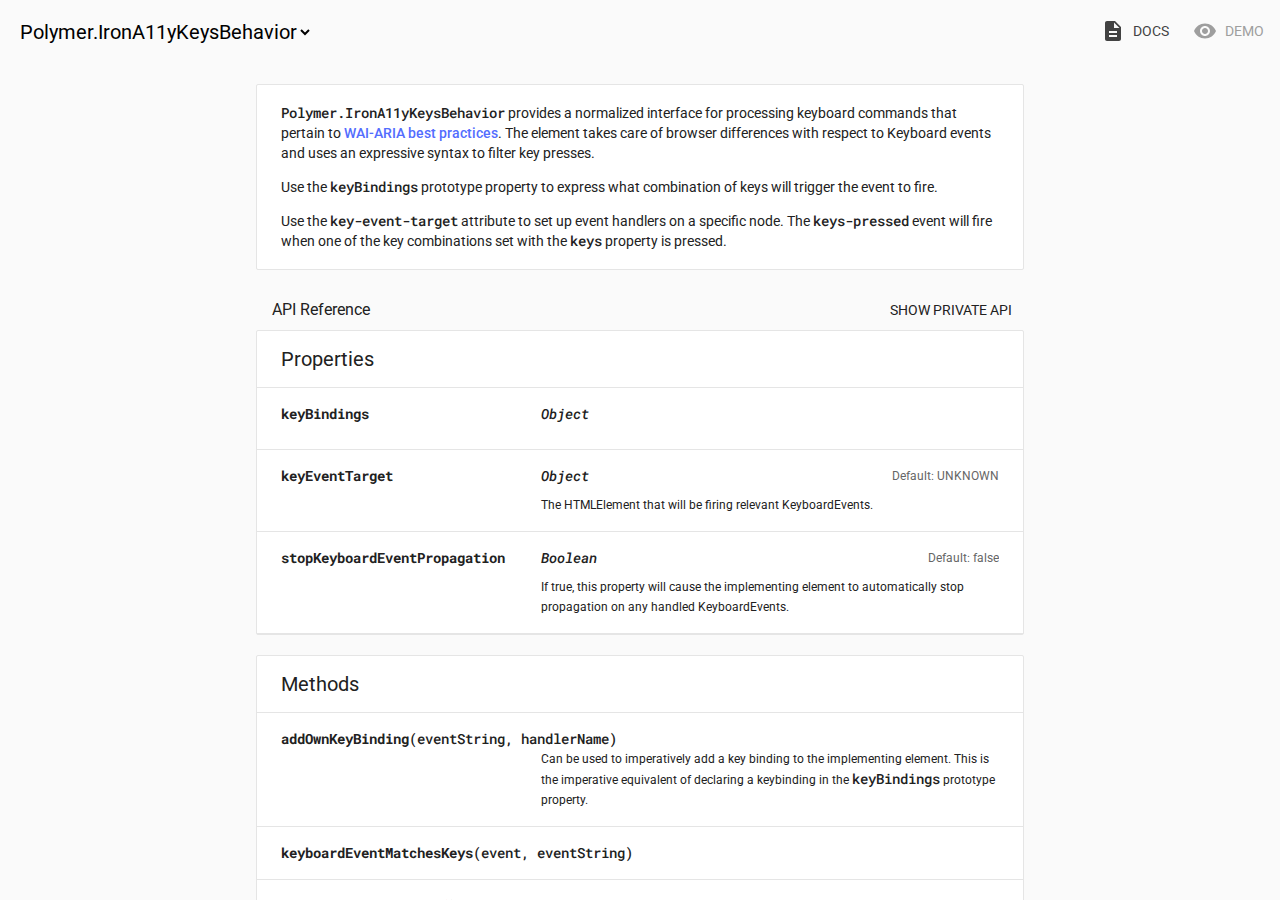
<file: components/iron-a11y-keys-behavior/index.html>
<!doctype html>
<!--
@license
Copyright (c) 2015 The Polymer Project Authors. All rights reserved.
This code may only be used under the BSD style license found at http://polymer.github.io/LICENSE
The complete set of authors may be found at http://polymer.github.io/AUTHORS
The complete set of contributors may be found at http://polymer.github.io/CONTRIBUTORS
Code distributed by Google as part of the polymer project is also
subject to an additional IP rights grant found at http://polymer.github.io/PATENTS
-->
<html>
<head>

  <title>iron-a11y-keys-behavior</title>
  <script src="../webcomponentsjs/webcomponents-lite.js"></script>
  <link rel="import" href="../iron-component-page/iron-component-page.html">

</head>
<body>

  <iron-component-page></iron-component-page>

</body>
</html>
</file>
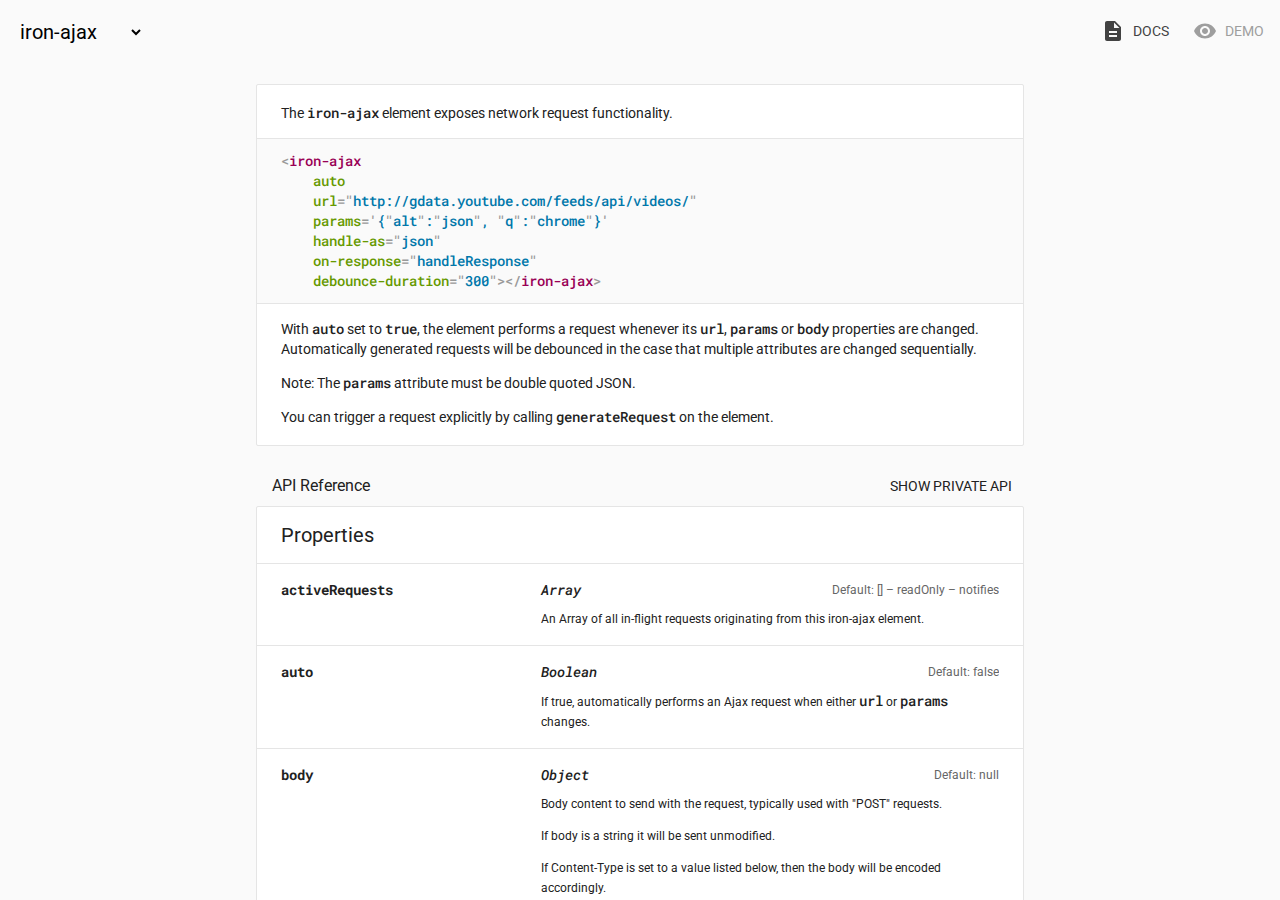
<file: components/iron-ajax/index.html>
<!doctype html>
<!--
Copyright (c) 2015 The Polymer Project Authors. All rights reserved.
This code may only be used under the BSD style license found at http://polymer.github.io/LICENSE
The complete set of authors may be found at http://polymer.github.io/AUTHORS
The complete set of contributors may be found at http://polymer.github.io/CONTRIBUTORS
Code distributed by Google as part of the polymer project is also
subject to an additional IP rights grant found at http://polymer.github.io/PATENTS
-->
<html>
<head>

  <title>iron-ajax</title>
  <meta charset="utf-8">
  <meta name="viewport" content="width=device-width, initial-scale=1.0">

  <script src="../webcomponentsjs/webcomponents-lite.js"></script>
  <link rel="import" href="../iron-component-page/iron-component-page.html">

</head>
<body>

  <iron-component-page></iron-component-page>

</body>
</html>
</file>
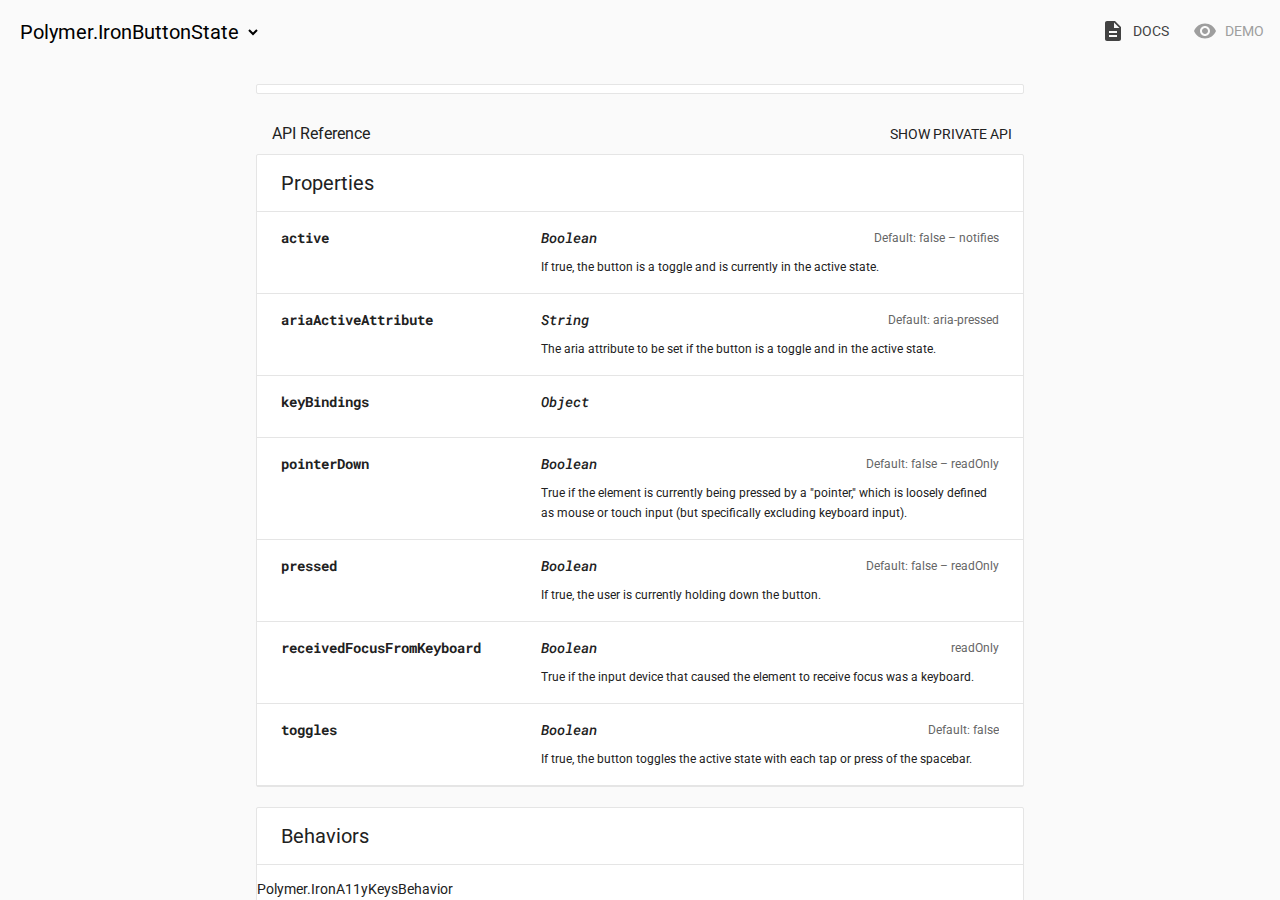
<file: components/iron-behaviors/index.html>
<!doctype html>
<!--
@license
Copyright (c) 2015 The Polymer Project Authors. All rights reserved.
This code may only be used under the BSD style license found at http://polymer.github.io/LICENSE.txt
The complete set of authors may be found at http://polymer.github.io/AUTHORS.txt
The complete set of contributors may be found at http://polymer.github.io/CONTRIBUTORS.txt
Code distributed by Google as part of the polymer project is also
subject to an additional IP rights grant found at http://polymer.github.io/PATENTS.txt
-->
<html>
<head>

  <title>Iron Behaviors</title>
  <meta charset="utf-8">
  <meta name="viewport" content="width=device-width, initial-scale=1.0">

  <script src="../webcomponentsjs/webcomponents-lite.js"></script>
  <link rel="import" href="../iron-component-page/iron-component-page.html">

</head>
<body>

  <iron-component-page src="iron-button-state.html"></iron-component-page>

</body>
</html>
</file>
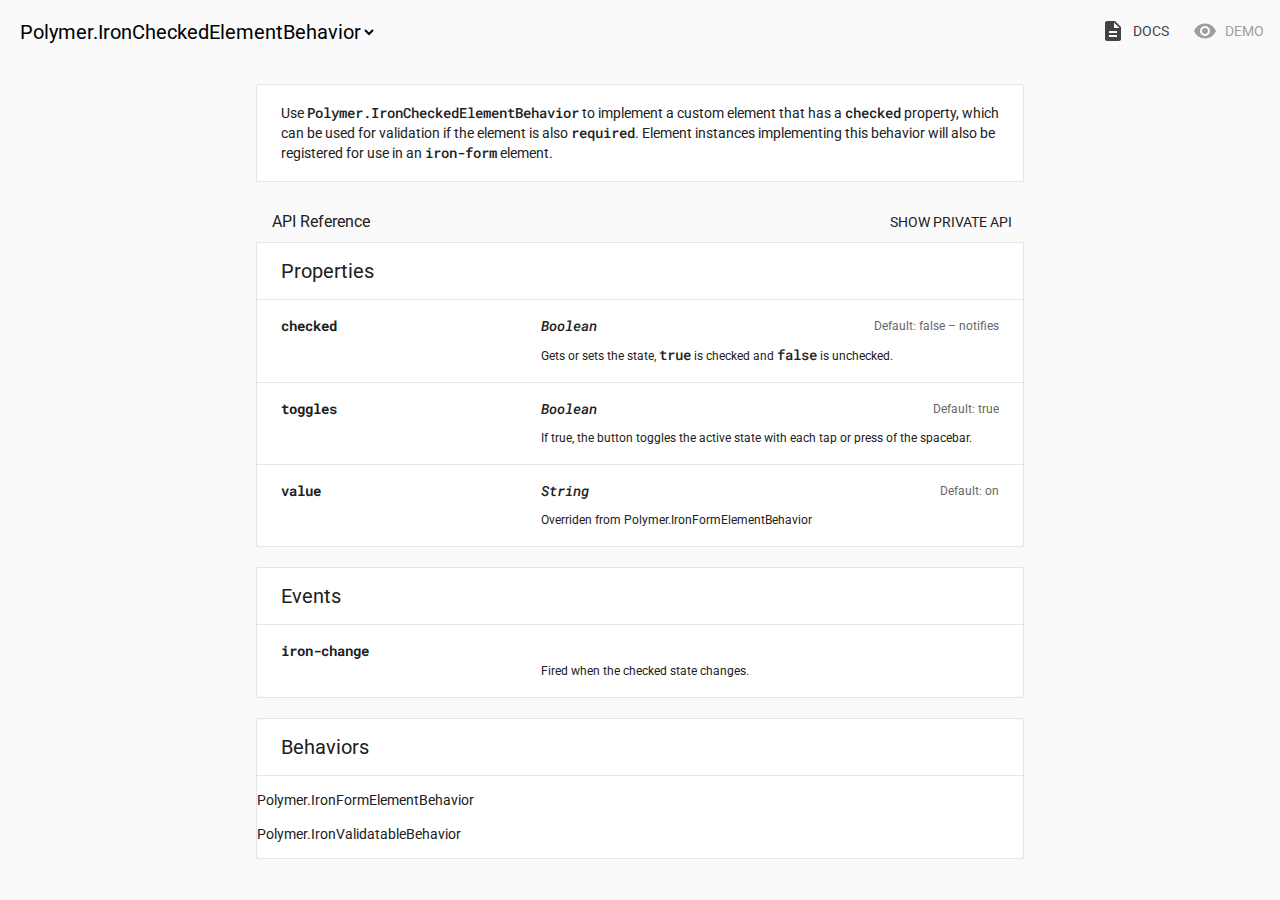
<file: components/iron-checked-element-behavior/index.html>
<!doctype html>
<!--
@license
Copyright (c) 2015 The Polymer Project Authors. All rights reserved.
This code may only be used under the BSD style license found at http://polymer.github.io/LICENSE.txt
The complete set of authors may be found at http://polymer.github.io/AUTHORS.txt
The complete set of contributors may be found at http://polymer.github.io/CONTRIBUTORS.txt
Code distributed by Google as part of the polymer project is also
subject to an additional IP rights grant found at http://polymer.github.io/PATENTS.txt
-->
<html>
<head>

  <meta charset="utf-8">
  <meta name="viewport" content="width=device-width, minimum-scale=1.0, initial-scale=1.0, user-scalable=yes">

  <title>iron-checked-element-behavior</title>

  <script src="../webcomponentsjs/webcomponents-lite.js"></script>

  <link rel="import" href="../polymer/polymer.html">
  <link rel="import" href="../iron-component-page/iron-component-page.html">

</head>
<body>

  <iron-component-page></iron-component-page>

</body>
</html>
</file>
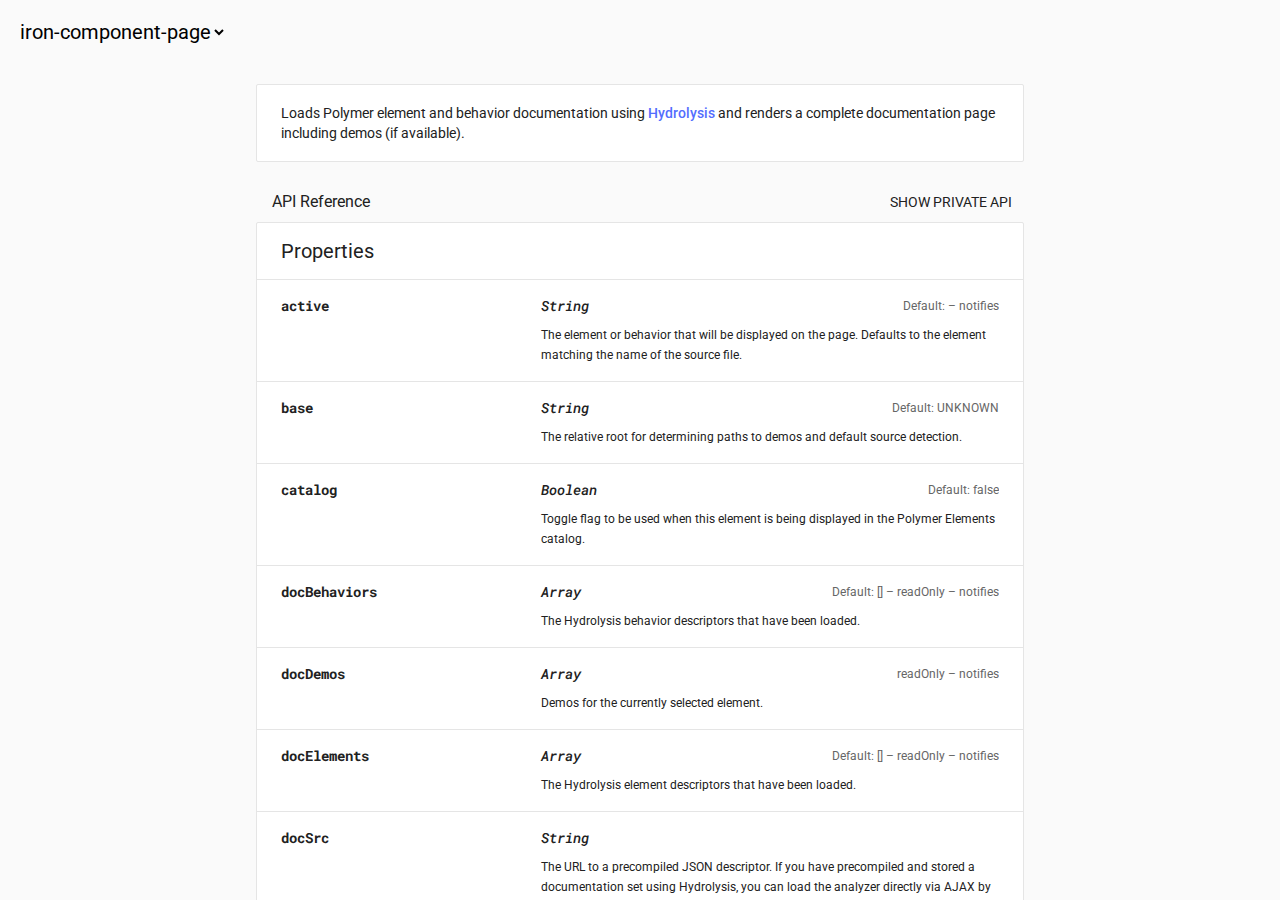
<file: components/iron-component-page/index.html>
<!doctype html>
<!--
@license
Copyright (c) 2015 The Polymer Project Authors. All rights reserved.
This code may only be used under the BSD style license found at http://polymer.github.io/LICENSE
The complete set of authors may be found at http://polymer.github.io/AUTHORS
The complete set of contributors may be found at http://polymer.github.io/CONTRIBUTORS
Code distributed by Google as part of the polymer project is also
subject to an additional IP rights grant found at http://polymer.github.io/PATENTS
-->
<html>
<head>

  <meta charset="utf-8">
  <meta name="viewport" content="width=device-width, initial-scale=1.0">

  <script src="../webcomponentsjs/webcomponents-lite.js"></script>
  <link rel="import" href="../iron-component-page/iron-component-page.html">
</head>
<body>

  <iron-component-page></iron-component-page>

</body>
</html>
</file>
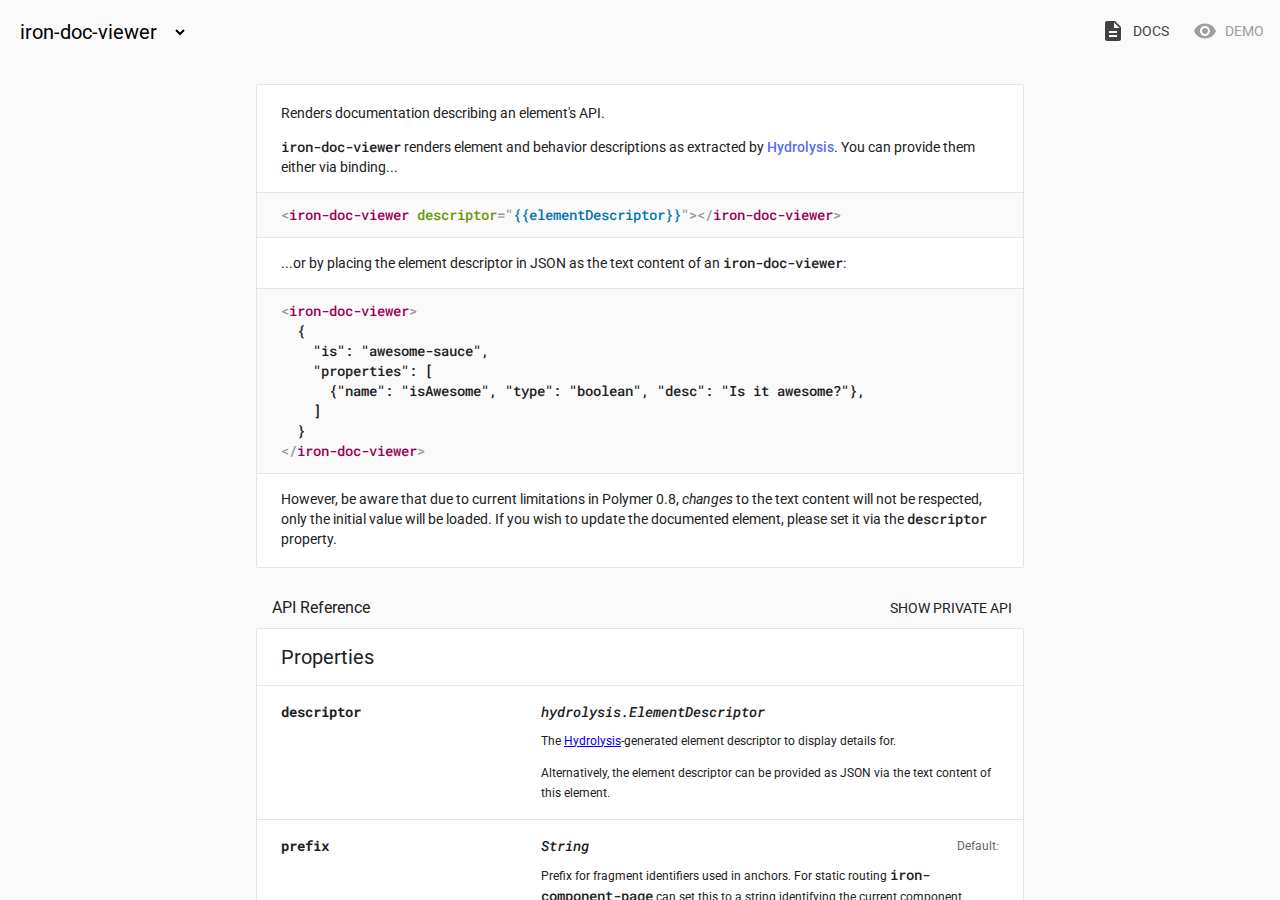
<file: components/iron-doc-viewer/index.html>
<!doctype html>
<!--
Copyright (c) 2014 The Polymer Project Authors. All rights reserved.
This code may only be used under the BSD style license found at http://polymer.github.io/LICENSE
The complete set of authors may be found at http://polymer.github.io/AUTHORS
The complete set of contributors may be found at http://polymer.github.io/CONTRIBUTORS
Code distributed by Google as part of the polymer project is also
subject to an additional IP rights grant found at http://polymer.github.io/PATENTS
-->
<html>
<head>

  <meta charset="utf-8">
  <meta name="viewport" content="width=device-width, initial-scale=1.0">

  <script src="../webcomponentsjs/webcomponents-lite.js"></script>
  <link rel="import" href="../iron-component-page/iron-component-page.html">

</head>
<body>

  <iron-component-page></iron-component-page>

</body>
</html>
</file>
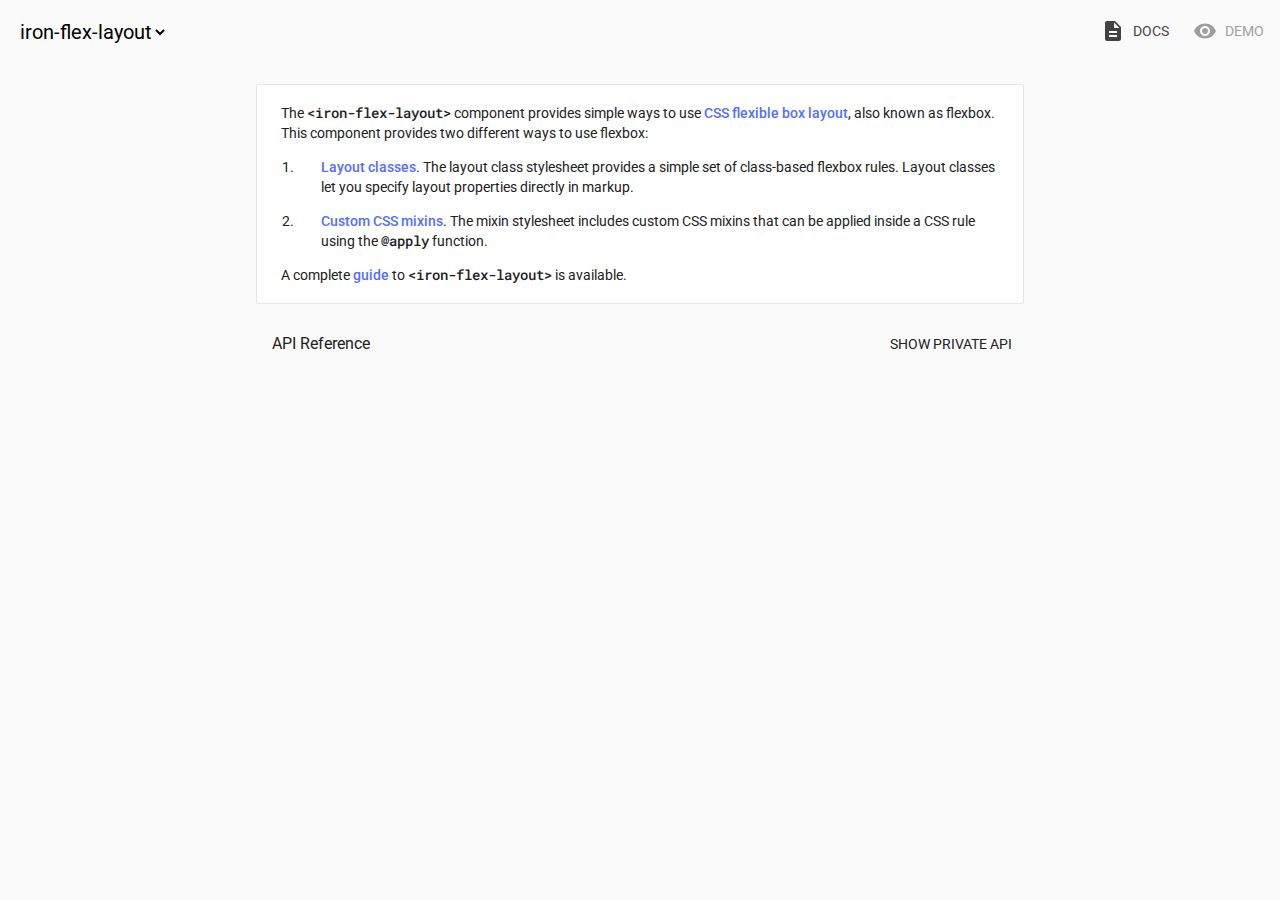
<file: components/iron-flex-layout/index.html>
<!doctype html>
<!--
@license
Copyright (c) 2015 The Polymer Project Authors. All rights reserved.
This code may only be used under the BSD style license found at http://polymer.github.io/LICENSE.txt
The complete set of authors may be found at http://polymer.github.io/AUTHORS.txt
The complete set of contributors may be found at http://polymer.github.io/CONTRIBUTORS.txt
Code distributed by Google as part of the polymer project is also
subject to an additional IP rights grant found at http://polymer.github.io/PATENTS.txt
-->
<html>
<head>

  <title>iron-flex-layout</title>
  <script src="../webcomponentsjs/webcomponents-lite.js"></script>
  <link rel="import" href="../iron-component-page/iron-component-page.html">

</head>
<body>

  <iron-component-page></iron-component-page>

</body>
</html>
</file>
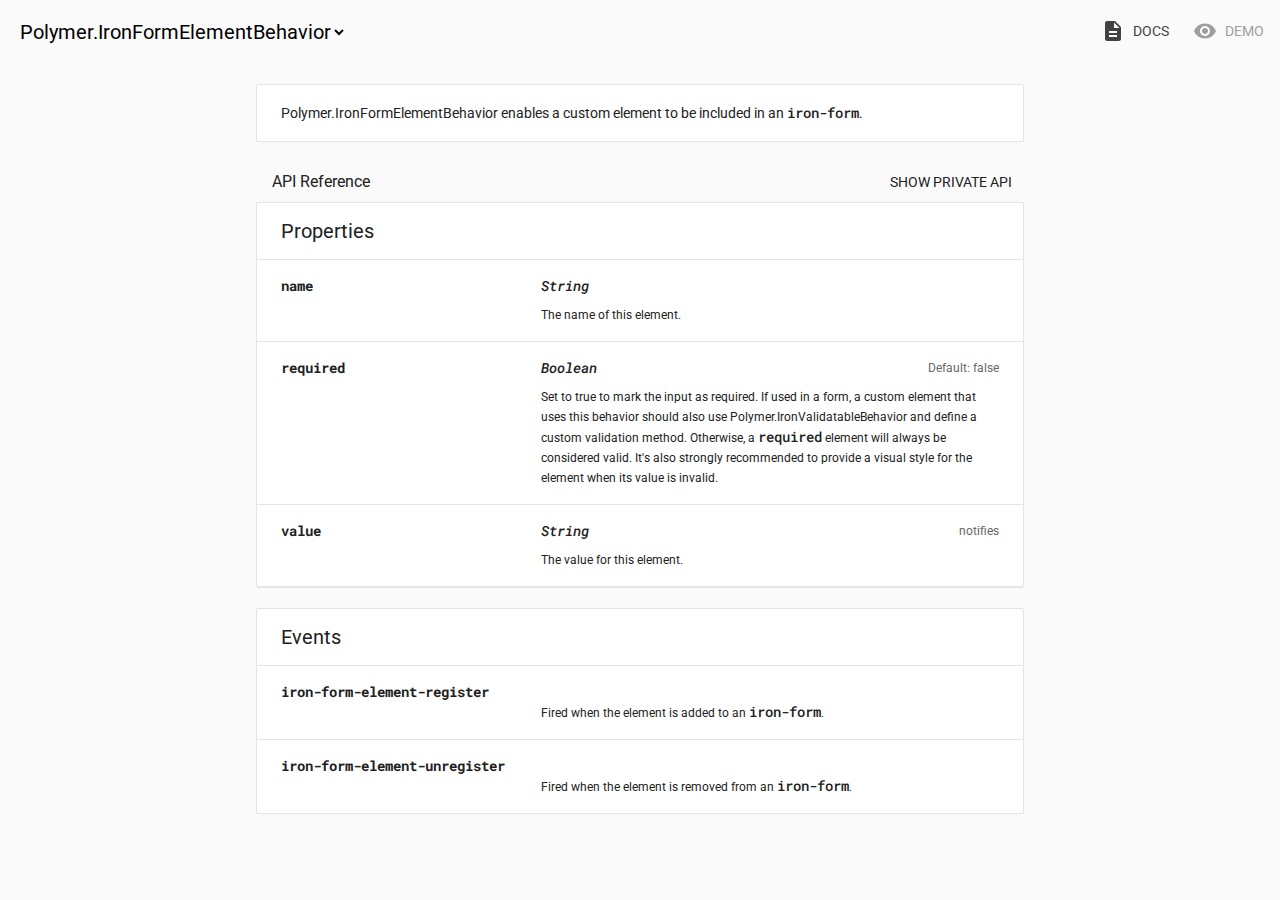
<file: components/iron-form-element-behavior/index.html>
<!doctype html>
<!--
@license
Copyright (c) 2015 The Polymer Project Authors. All rights reserved.
This code may only be used under the BSD style license found at http://polymer.github.io/LICENSE.txt
The complete set of authors may be found at http://polymer.github.io/AUTHORS.txt
The complete set of contributors may be found at http://polymer.github.io/CONTRIBUTORS.txt
Code distributed by Google as part of the polymer project is also
subject to an additional IP rights grant found at http://polymer.github.io/PATENTS.txt
-->
<html>
<head>

  <meta charset="utf-8">
  <meta name="viewport" content="width=device-width, minimum-scale=1.0, initial-scale=1.0, user-scalable=yes">

  <title>iron-form-element-behavior</title>

  <script src="../webcomponentsjs/webcomponents-lite.js"></script>

  <link rel="import" href="../polymer/polymer.html">
  <link rel="import" href="../iron-component-page/iron-component-page.html">

</head>
<body>

  <iron-component-page></iron-component-page>

</body>
</html>
</file>
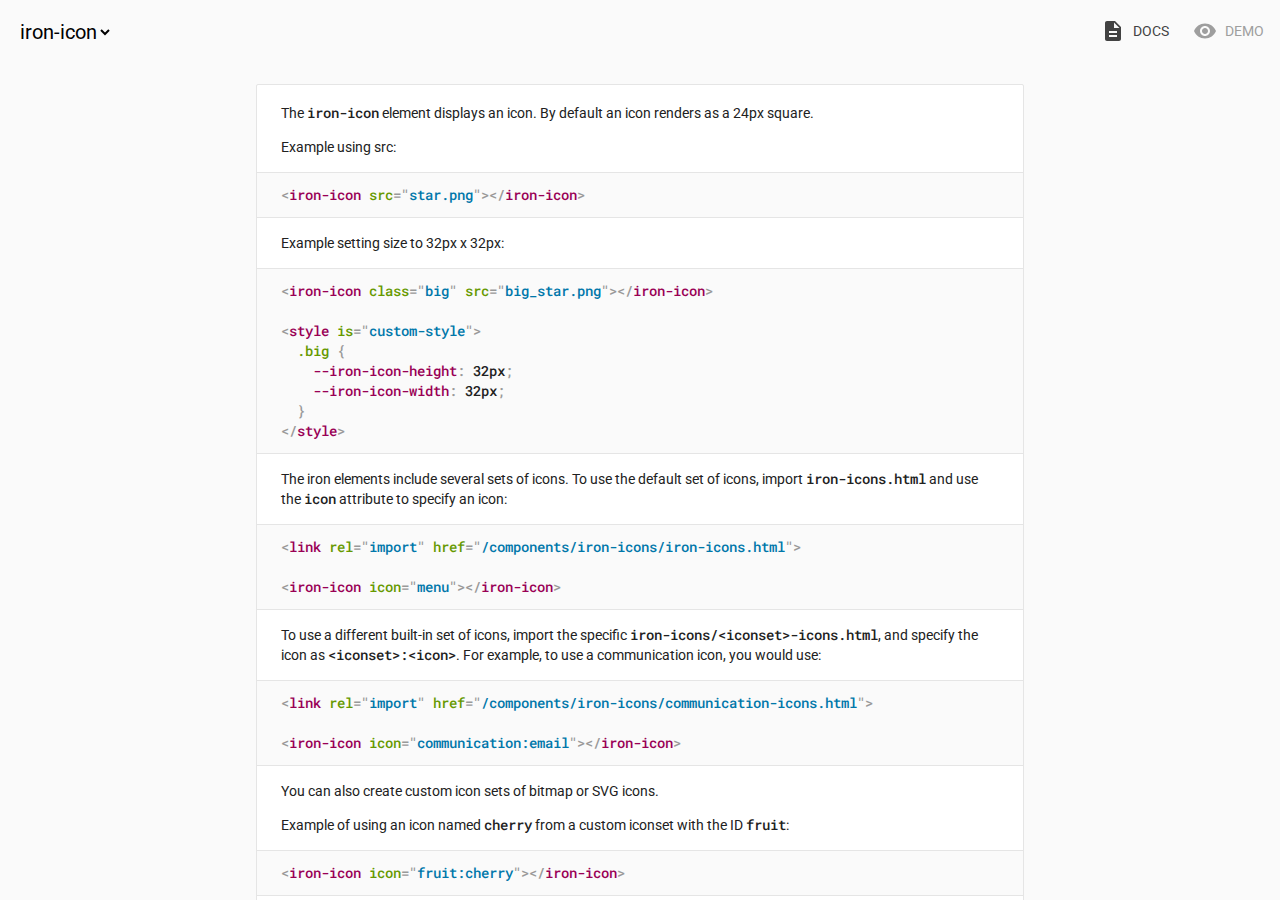
<file: components/iron-icon/index.html>
<!doctype html>
<!--
@license
Copyright (c) 2015 The Polymer Project Authors. All rights reserved.
This code may only be used under the BSD style license found at http://polymer.github.io/LICENSE
The complete set of authors may be found at http://polymer.github.io/AUTHORS
The complete set of contributors may be found at http://polymer.github.io/CONTRIBUTORS
Code distributed by Google as part of the polymer project is also
subject to an additional IP rights grant found at http://polymer.github.io/PATENTS
-->
<html>
<head>

  <meta charset="utf-8">
  <meta name="viewport" content="width=device-width, initial-scale=1.0">

  <script src="../webcomponentsjs/webcomponents-lite.js"></script>
  <link rel="import" href="../iron-component-page/iron-component-page.html">

</head>
<body>

  <iron-component-page></iron-component-page>

</body>
</html>
</file>
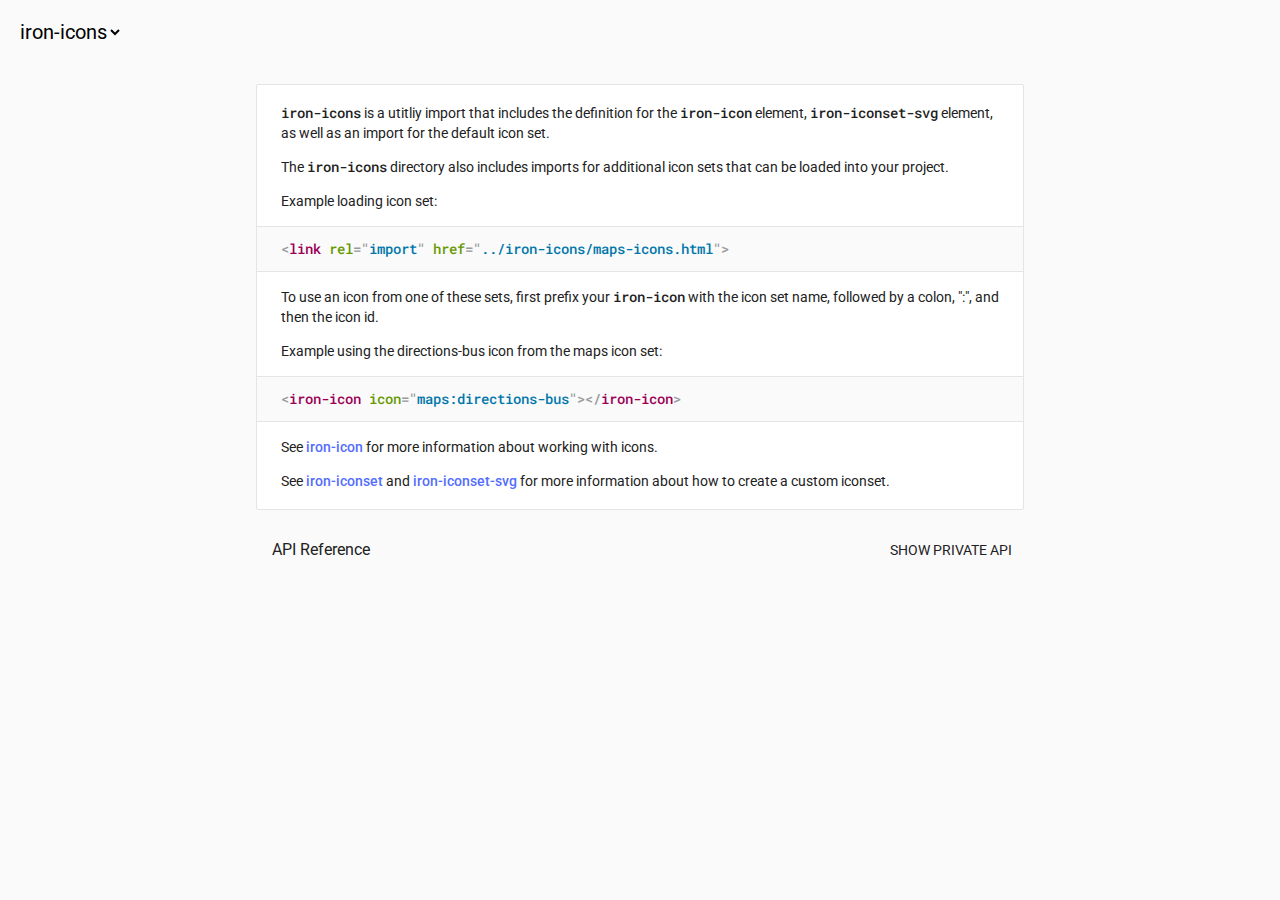
<file: components/iron-icons/index.html>
<!doctype html>
<!--
Copyright (c) 2014 The Polymer Project Authors. All rights reserved.
This code may only be used under the BSD style license found at http://polymer.github.io/LICENSE.txt
The complete set of authors may be found at http://polymer.github.io/AUTHORS.txt
The complete set of contributors may be found at http://polymer.github.io/CONTRIBUTORS.txt
Code distributed by Google as part of the polymer project is also
subject to an additional IP rights grant found at http://polymer.github.io/PATENTS.txt
-->
<html>
<head>

  <meta charset="utf-8">
  <meta name="viewport" content="width=device-width, initial-scale=1.0">

  <script src="../webcomponentsjs/webcomponents-lite.js"></script>
  <link rel="import" href="../iron-component-page/iron-component-page.html">

</head>
<body>

  <iron-component-page></iron-component-page>

</body>
</html>
</file>
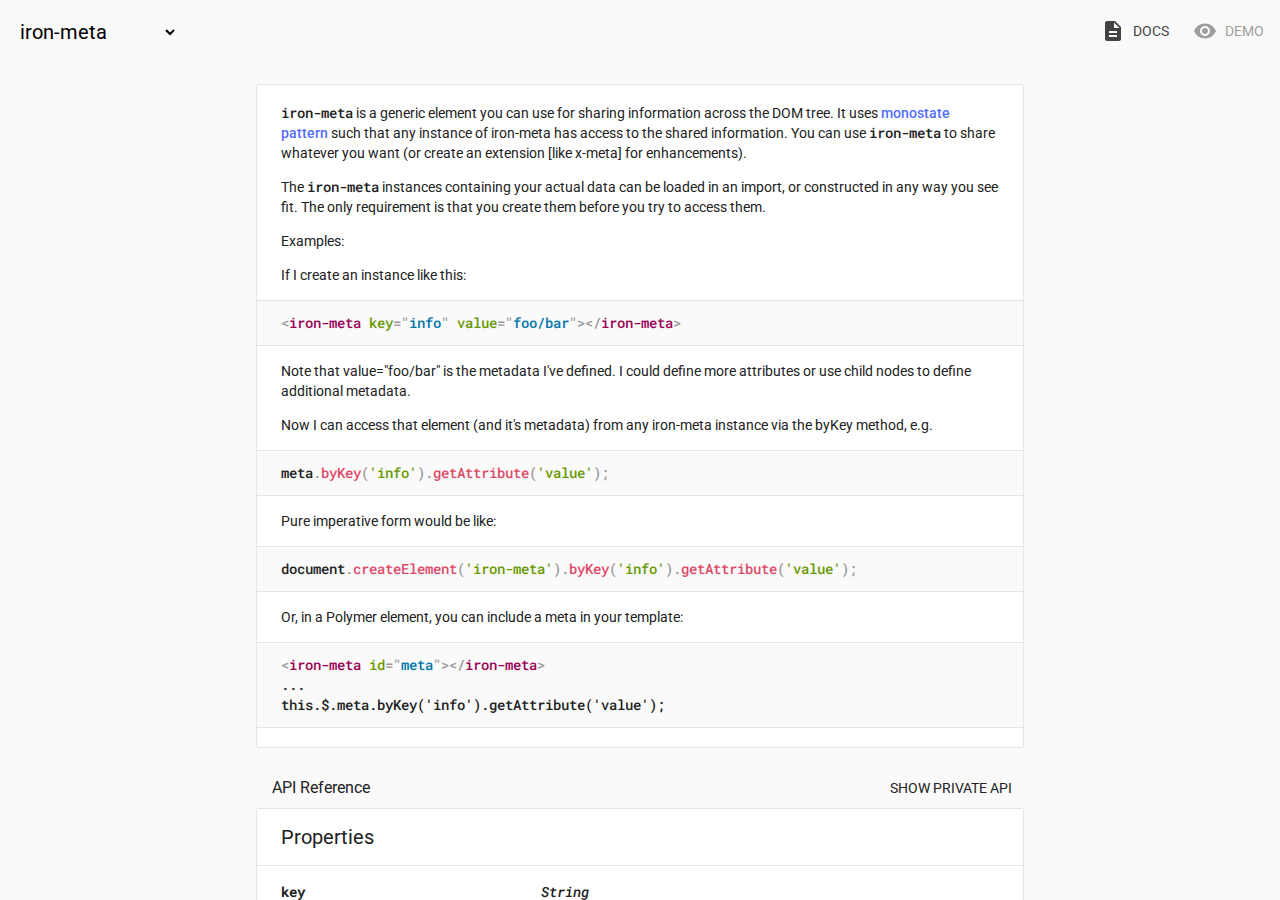
<file: components/iron-meta/index.html>
<!doctype html>
<!--
@license
Copyright (c) 2015 The Polymer Project Authors. All rights reserved.
This code may only be used under the BSD style license found at http://polymer.github.io/LICENSE
The complete set of authors may be found at http://polymer.github.io/AUTHORS
The complete set of contributors may be found at http://polymer.github.io/CONTRIBUTORS
Code distributed by Google as part of the polymer project is also
subject to an additional IP rights grant found at http://polymer.github.io/PATENTS
-->
<html>
<head>

  <meta charset="utf-8">
  <meta name="viewport" content="width=device-width, initial-scale=1.0">
  <title>iron-meta</title>

  <script src="../webcomponentsjs/webcomponents-lite.js"></script>
  <link rel="import" href="../iron-component-page/iron-component-page.html">

</head>
<body>

  <iron-component-page></iron-component-page>

</body>
</html>
</file>
